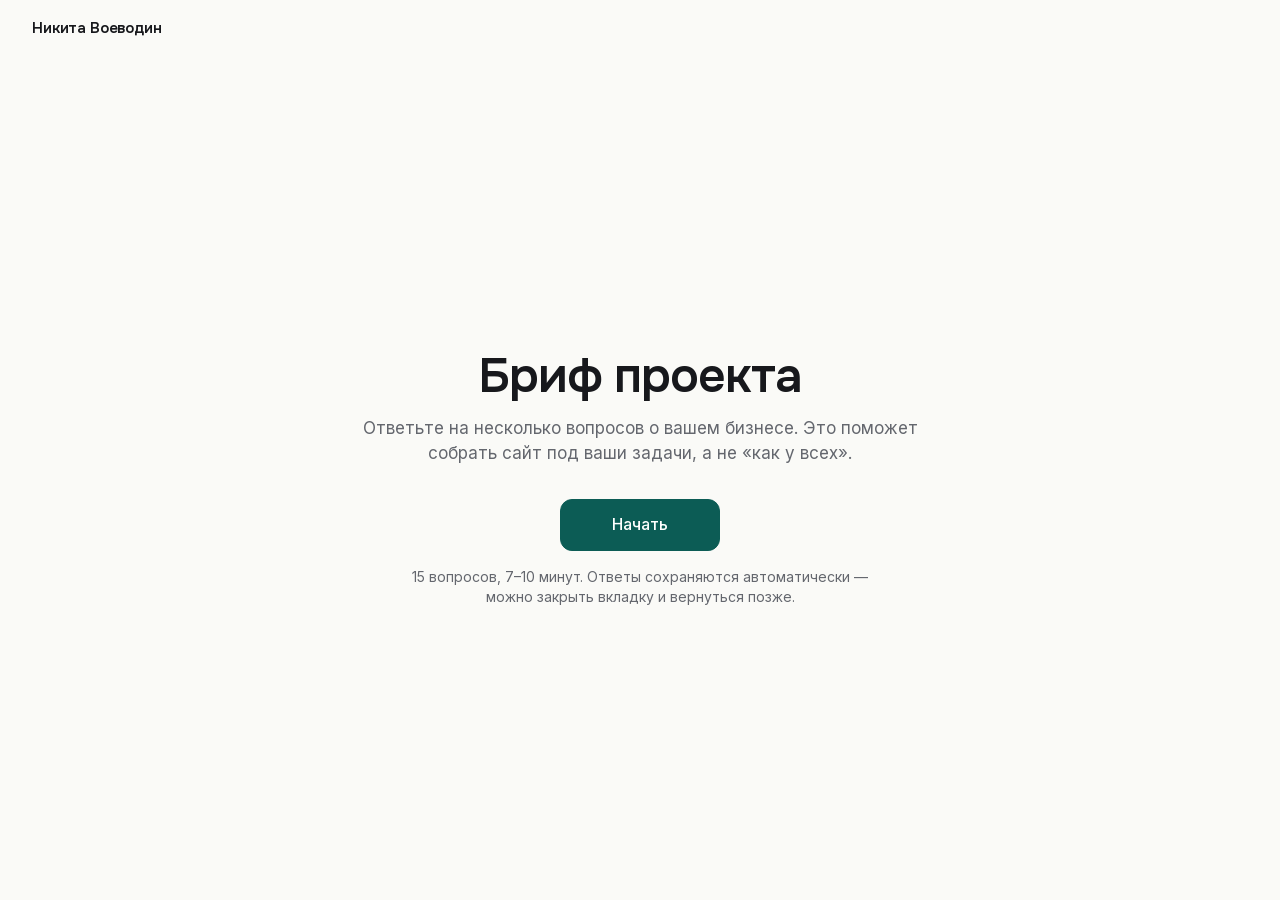
<file: brief/index.html>
<!DOCTYPE html>
<html lang="ru">
<head>
<meta charset="utf-8">
<meta name="viewport" content="width=device-width, initial-scale=1">
<title>Бриф проекта — Никита Воеводин</title>
<meta name="description" content="Несколько вопросов о вашем бизнесе, чтобы собрать сайт под ваши задачи. 15 вопросов, 7–10 минут.">
<meta name="theme-color" content="#FAFAF7">
<meta property="og:type" content="website">
<meta property="og:title" content="Бриф проекта — Никита Воеводин">
<meta property="og:description" content="Несколько вопросов о вашем бизнесе, чтобы собрать сайт под ваши задачи. 15 вопросов, 7–10 минут.">
<meta property="og:image" content="https://nikitavoevodin.vercel.app/brief/og.png">
<meta property="og:image:width" content="1200">
<meta property="og:image:height" content="630">
<meta property="og:url" content="https://nikitavoevodin.vercel.app/brief">
<meta name="twitter:card" content="summary_large_image">
<link rel="icon" href="/brief/favicon.svg" type="image/svg+xml">
<link rel="alternate icon" href="/brief/favicon.ico" sizes="32x32">
<link rel="preload" href="/brief/fonts/Inter.woff2" as="font" type="font/woff2" crossorigin>
<link rel="preload" href="/brief/fonts/Onest-600.woff2" as="font" type="font/woff2" crossorigin>
<link rel="stylesheet" href="/brief/style.css">
<script src="/brief/script.js" defer></script>
</head>
<body>

<!-- Экран 0. Загрузка -->
<section class="loader" id="loader" aria-label="Подготовка брифа">
  <p class="loader__logo">Никита Воеводин</p>
  <span class="loader__track"><span class="loader__bar" id="loaderBar"></span></span>
  <p class="loader__text">Подготавливаем бриф проекта…</p>
</section>

<noscript>
  <p class="noscript">Для заполнения брифа включите JavaScript в настройках браузера.</p>
</noscript>

<div class="app" id="app">

  <header class="app__header">
    <p class="logo">Никита Воеводин</p>
    <span class="saved" id="savedHint" aria-hidden="true">Сохранено</span>
    <span class="scale" id="progress" role="progressbar" aria-label="Прогресс заполнения брифа" aria-valuemin="0" aria-valuemax="100" aria-valuenow="0" hidden></span>
    <span class="counter" id="counter" hidden></span>
  </header>

  <main class="app__main" id="appMain">
    <div class="container">

      <!-- Экран восстановления черновика -->
      <section class="screen" id="screen-draft" data-screen="draft" hidden>
        <h1 class="screen__title">Мы нашли незавершённый бриф</h1>
        <p class="screen__text">Вы не закончили заполнение анкеты. Продолжить с места остановки?</p>
        <p class="screen__actions">
          <button type="button" class="button" data-action="draft-continue">Продолжить</button>
          <button type="button" class="button button--secondary" data-action="draft-reset">Начать заново</button>
        </p>
      </section>

      <!-- Экран 1. Приветствие -->
      <section class="screen screen--center" id="screen-welcome" data-screen="welcome" hidden>
        <h1 class="screen__title screen__title--hero">Бриф проекта</h1>
        <p class="screen__text">Ответьте на несколько вопросов о вашем бизнесе. Это поможет собрать сайт под ваши задачи, а не «как у всех».</p>
        <p class="screen__actions">
          <button type="button" class="button" data-action="start">Начать</button>
        </p>
        <p class="screen__note">15 вопросов, 7–10 минут. Ответы сохраняются автоматически — можно закрыть вкладку и вернуться позже.</p>
      </section>

      <form class="form" id="briefForm" novalidate hidden>

        <!-- Шаг 1. О компании -->
        <section class="screen" id="step-company" data-screen="step" data-label="О компании" hidden>
          <h2 class="screen__title">Расскажите немного о вашей компании</h2>
          <div class="fields">
            <p class="field">
              <label class="field__label" for="companyName">Название компании <span class="field__required" aria-hidden="true">*</span></label>
              <input class="input" type="text" id="companyName" name="companyName" placeholder="Например, «Северная студия»" autocomplete="organization" required>
              <span class="field__error" id="companyName-error" role="alert" hidden></span>
            </p>
            <p class="field">
              <label class="field__label" for="contactPerson">Контактное лицо <span class="field__required" aria-hidden="true">*</span></label>
              <input class="input" type="text" id="contactPerson" name="contactPerson" placeholder="Имя и фамилия" autocomplete="name" required>
              <span class="field__error" id="contactPerson-error" role="alert" hidden></span>
            </p>
            <p class="field">
              <label class="field__label" for="phone">Телефон <span class="field__required" aria-hidden="true">*</span></label>
              <input class="input" type="tel" id="phone" name="phone" placeholder="+7 900 000-00-00" autocomplete="tel" inputmode="tel" required>
              <span class="field__error" id="phone-error" role="alert" hidden></span>
            </p>
            <p class="field">
              <label class="field__label" for="email">Email <span class="field__required" aria-hidden="true">*</span></label>
              <input class="input" type="email" id="email" name="email" placeholder="name@company.ru" autocomplete="email" inputmode="email" required>
              <span class="field__error" id="email-error" role="alert" hidden></span>
            </p>
            <p class="field">
              <label class="field__label" for="website">Сайт, если есть</label>
              <input class="input" type="text" id="website" name="website" placeholder="company.ru" autocomplete="url" inputmode="url" data-validate="url">
              <span class="field__error" id="website-error" role="alert" hidden></span>
            </p>
            <p class="field">
              <label class="field__label" for="socials">Соцсети</label>
              <input class="input" type="text" id="socials" name="socials" placeholder="Ссылки через запятую">
            </p>
          </div>
        </section>

        <!-- Шаг 2. О бизнесе -->
        <section class="screen" id="step-business" data-screen="step" data-label="О бизнесе" hidden>
          <h2 class="screen__title" id="title-business">Чем занимается ваша компания?</h2>
          <div class="fields">
            <p class="field">
              <textarea class="textarea" id="businessDescription" name="businessDescription" rows="4" aria-labelledby="title-business" placeholder="Расскажите простыми словами. Чем вы занимаетесь? Какие задачи решаете?"></textarea>
            </p>
          </div>
        </section>

        <!-- Шаг 3. Услуги -->
        <section class="screen" id="step-services" data-screen="step" data-label="Услуги" hidden>
          <h2 class="screen__title" id="title-services">Какие услуги являются для вас основными?</h2>
          <div class="fields">
            <p class="field">
              <textarea class="textarea" id="services" name="services" rows="4" aria-labelledby="title-services" placeholder="Опишите основные услуги."></textarea>
            </p>
            <p class="field">
              <label class="field__label" for="mainService">Какая услуга является самой важной?</label>
              <input class="input" type="text" id="mainService" name="mainService" placeholder="Одна услуга, с которой стоит начать">
            </p>
          </div>
        </section>

        <!-- Шаг 4. Результаты сайта -->
        <section class="screen" id="step-results" data-screen="step" data-label="Результаты сайта" hidden>
          <h2 class="screen__title">Какие результаты должен приносить сайт?</h2>
          <p class="screen__text">Отметьте всё, что важно.</p>
          <div class="fields">
            <fieldset class="field field--group">
              <legend class="visually-hidden">Результаты сайта</legend>
              <span class="choices choices--grid">
                <label class="choice">
                  <input class="choice__input" type="checkbox" name="results" value="Получать заявки">
                  <span class="choice__mark" aria-hidden="true"></span>
                  <span class="choice__text">Получать заявки</span>
                </label>
                <label class="choice">
                  <input class="choice__input" type="checkbox" name="results" value="Получать звонки">
                  <span class="choice__mark" aria-hidden="true"></span>
                  <span class="choice__text">Получать звонки</span>
                </label>
                <label class="choice">
                  <input class="choice__input" type="checkbox" name="results" value="Получать сообщения в Telegram">
                  <span class="choice__mark" aria-hidden="true"></span>
                  <span class="choice__text">Получать сообщения в Telegram</span>
                </label>
                <label class="choice">
                  <input class="choice__input" type="checkbox" name="results" value="Получать обращения в WhatsApp">
                  <span class="choice__mark" aria-hidden="true"></span>
                  <span class="choice__text">Получать обращения в WhatsApp</span>
                </label>
                <label class="choice">
                  <input class="choice__input" type="checkbox" name="results" value="Повысить доверие">
                  <span class="choice__mark" aria-hidden="true"></span>
                  <span class="choice__text">Повысить доверие</span>
                </label>
                <label class="choice">
                  <input class="choice__input" type="checkbox" name="results" value="Презентовать компанию">
                  <span class="choice__mark" aria-hidden="true"></span>
                  <span class="choice__text">Презентовать компанию</span>
                </label>
                <label class="choice">
                  <input class="choice__input" type="checkbox" name="results" value="Другое" data-reveals="resultsOtherField">
                  <span class="choice__mark" aria-hidden="true"></span>
                  <span class="choice__text">Другое</span>
                </label>
              </span>
            </fieldset>
            <p class="field" id="resultsOtherField" hidden>
              <label class="field__label" for="resultsOther">Что именно?</label>
              <input class="input" type="text" id="resultsOther" name="resultsOther" placeholder="Опишите своими словами">
            </p>
            <p class="field">
              <label class="field__label" for="mainResult">Что из этого главное?</label>
              <input class="input" type="text" id="mainResult" name="mainResult" placeholder="Один пункт, ради которого всё затевается">
            </p>
          </div>
        </section>

        <!-- Шаг 5. Клиенты -->
        <section class="screen" id="step-clients" data-screen="step" data-label="Клиенты" hidden>
          <h2 class="screen__title" id="title-clients">Кто ваши клиенты?</h2>
          <div class="fields">
            <p class="field">
              <textarea class="textarea" id="idealClient" name="idealClient" rows="4" aria-labelledby="title-clients" placeholder="Опишите своего идеального клиента."></textarea>
            </p>
            <p class="field">
              <label class="field__label" for="region">Регион работы</label>
              <input class="input" type="text" id="region" name="region" placeholder="Например, Владивосток и Приморский край">
            </p>
          </div>
        </section>

        <!-- Шаг 6. Отличие от конкурентов -->
        <section class="screen" id="step-advantages" data-screen="step" data-label="Отличия" hidden>
          <h2 class="screen__title" id="title-advantages">Почему клиент должен выбрать именно вас, а не конкурентов?</h2>
          <div class="fields">
            <p class="field">
              <textarea class="textarea" id="advantages" name="advantages" rows="4" aria-labelledby="title-advantages" placeholder="Что вы делаете иначе. Опыт, гарантии, скорость, цена, сервис — что угодно, но конкретно."></textarea>
            </p>
          </div>
        </section>

        <!-- Шаг 7. Сайты конкурентов -->
        <section class="screen" id="step-competitors" data-screen="step" data-label="Конкуренты" hidden>
          <h2 class="screen__title">Сайты ваших конкурентов</h2>
          <p class="screen__text">Нужны, чтобы не повторить их и сделать сильнее. Достаточно 1–3 ссылок.</p>
          <div class="fields">
            <p class="field">
              <label class="field__label" for="competitor1">Конкурент 1</label>
              <input class="input" type="text" id="competitor1" name="competitor1" placeholder="company.ru" inputmode="url" data-validate="url">
              <span class="field__error" id="competitor1-error" role="alert" hidden></span>
            </p>
            <p class="field">
              <label class="field__label" for="competitor2">Конкурент 2</label>
              <input class="input" type="text" id="competitor2" name="competitor2" placeholder="company.ru" inputmode="url" data-validate="url">
              <span class="field__error" id="competitor2-error" role="alert" hidden></span>
            </p>
            <p class="field">
              <label class="field__label" for="competitor3">Конкурент 3</label>
              <input class="input" type="text" id="competitor3" name="competitor3" placeholder="company.ru" inputmode="url" data-validate="url">
              <span class="field__error" id="competitor3-error" role="alert" hidden></span>
            </p>
            <p class="field">
              <label class="field__label" for="competitorsLiked">Что у них сделано сильно?</label>
              <textarea class="textarea" id="competitorsLiked" name="competitorsLiked" rows="3" placeholder="Подход, сервис, оформление — что угодно."></textarea>
            </p>
          </div>
        </section>

        <!-- Шаг 8. Референсы -->
        <section class="screen" id="step-examples" data-screen="step" data-label="Референсы" hidden>
          <h2 class="screen__title">Покажите 2–3 сайта, которые вам нравятся</h2>
          <p class="screen__text">Не обязательно из вашей сферы — важнее, что именно вас в них зацепило.</p>
          <div class="fields">
            <p class="field">
              <label class="field__label" for="example1">Сайт 1</label>
              <input class="input" type="text" id="example1" name="example1" placeholder="example.com" inputmode="url" data-validate="url">
              <span class="field__error" id="example1-error" role="alert" hidden></span>
            </p>
            <p class="field">
              <label class="field__label" for="example2">Сайт 2</label>
              <input class="input" type="text" id="example2" name="example2" placeholder="example.com" inputmode="url" data-validate="url">
              <span class="field__error" id="example2-error" role="alert" hidden></span>
            </p>
            <p class="field">
              <label class="field__label" for="example3">Сайт 3</label>
              <input class="input" type="text" id="example3" name="example3" placeholder="example.com" inputmode="url" data-validate="url">
              <span class="field__error" id="example3-error" role="alert" hidden></span>
            </p>
            <p class="field">
              <label class="field__label" for="examplesLiked">Что именно в них привлекло?</label>
              <textarea class="textarea" id="examplesLiked" name="examplesLiked" rows="3" placeholder="Стиль, структура, анимация, подача текста, ощущение от сайта."></textarea>
            </p>
          </div>
        </section>

        <!-- Шаг 9. Обязательные блоки -->
        <section class="screen" id="step-must-have" data-screen="step" data-label="Обязательные блоки" hidden>
          <h2 class="screen__title">Что обязательно должно быть на сайте?</h2>
          <div class="fields">
            <fieldset class="field field--group">
              <legend class="visually-hidden">Обязательные блоки</legend>
              <span class="choices choices--grid">
                <label class="choice">
                  <input class="choice__input" type="checkbox" name="mustHave" value="Цены">
                  <span class="choice__mark" aria-hidden="true"></span>
                  <span class="choice__text">Цены</span>
                </label>
                <label class="choice">
                  <input class="choice__input" type="checkbox" name="mustHave" value="Портфолио">
                  <span class="choice__mark" aria-hidden="true"></span>
                  <span class="choice__text">Портфолио</span>
                </label>
                <label class="choice">
                  <input class="choice__input" type="checkbox" name="mustHave" value="Кейсы">
                  <span class="choice__mark" aria-hidden="true"></span>
                  <span class="choice__text">Кейсы</span>
                </label>
                <label class="choice">
                  <input class="choice__input" type="checkbox" name="mustHave" value="Отзывы">
                  <span class="choice__mark" aria-hidden="true"></span>
                  <span class="choice__text">Отзывы</span>
                </label>
                <label class="choice">
                  <input class="choice__input" type="checkbox" name="mustHave" value="Сертификаты и лицензии">
                  <span class="choice__mark" aria-hidden="true"></span>
                  <span class="choice__text">Сертификаты и лицензии</span>
                </label>
                <label class="choice">
                  <input class="choice__input" type="checkbox" name="mustHave" value="Видео">
                  <span class="choice__mark" aria-hidden="true"></span>
                  <span class="choice__text">Видео</span>
                </label>
                <label class="choice">
                  <input class="choice__input" type="checkbox" name="mustHave" value="Команда">
                  <span class="choice__mark" aria-hidden="true"></span>
                  <span class="choice__text">Команда</span>
                </label>
                <label class="choice">
                  <input class="choice__input" type="checkbox" name="mustHave" value="Карта">
                  <span class="choice__mark" aria-hidden="true"></span>
                  <span class="choice__text">Карта</span>
                </label>
                <label class="choice">
                  <input class="choice__input" type="checkbox" name="mustHave" value="FAQ">
                  <span class="choice__mark" aria-hidden="true"></span>
                  <span class="choice__text">FAQ</span>
                </label>
                <label class="choice">
                  <input class="choice__input" type="checkbox" name="mustHave" value="Блог">
                  <span class="choice__mark" aria-hidden="true"></span>
                  <span class="choice__text">Блог</span>
                </label>
                <label class="choice">
                  <input class="choice__input" type="checkbox" name="mustHave" value="Другое" data-reveals="mustHaveOtherField">
                  <span class="choice__mark" aria-hidden="true"></span>
                  <span class="choice__text">Другое</span>
                </label>
              </span>
            </fieldset>
            <p class="field" id="mustHaveOtherField" hidden>
              <label class="field__label" for="mustHaveOther">Что именно?</label>
              <input class="input" type="text" id="mustHaveOther" name="mustHaveOther" placeholder="Опишите своими словами">
            </p>
          </div>
        </section>

        <!-- Шаг 10. Стоп-лист -->
        <section class="screen" id="step-avoid" data-screen="step" data-label="Стоп-лист" hidden>
          <h2 class="screen__title" id="title-avoid">Что категорически нельзя использовать?</h2>
          <p class="screen__text">Цвета, стили, приёмы, формулировки, которые вам не нравятся. Чем конкретнее, тем меньше правок потом.</p>
          <div class="fields">
            <p class="field">
              <textarea class="textarea" id="avoid" name="avoid" rows="4" aria-labelledby="title-avoid" placeholder="Например: без чёрного фона, без стоковых фото с улыбками, не как у сетевиков."></textarea>
            </p>
          </div>
        </section>

        <!-- Шаг 11. Фирменный стиль -->
        <section class="screen" id="step-branding" data-screen="step" data-label="Фирменный стиль" hidden>
          <h2 class="screen__title">Есть ли фирменный стиль?</h2>
          <div class="fields">
            <fieldset class="field field--group">
              <legend class="visually-hidden">Наличие фирменного стиля</legend>
              <span class="choices choices--grid">
                <label class="choice">
                  <input class="choice__input" type="radio" name="hasBranding" value="Да" data-reveals="brandingDetails">
                  <span class="choice__mark choice__mark--round" aria-hidden="true"></span>
                  <span class="choice__text">Да</span>
                </label>
                <label class="choice">
                  <input class="choice__input" type="radio" name="hasBranding" value="Нет">
                  <span class="choice__mark choice__mark--round" aria-hidden="true"></span>
                  <span class="choice__text">Нет</span>
                </label>
                <label class="choice">
                  <input class="choice__input" type="radio" name="hasBranding" value="Частично" data-reveals="brandingDetails">
                  <span class="choice__mark choice__mark--round" aria-hidden="true"></span>
                  <span class="choice__text">Частично</span>
                </label>
              </span>
            </fieldset>
            <fieldset class="field field--group" id="brandingDetails" hidden>
              <legend class="field__label">Что есть в наличии?</legend>
              <span class="choices choices--grid">
                <label class="choice">
                  <input class="choice__input" type="checkbox" name="brandingAssets" value="Логотип">
                  <span class="choice__mark" aria-hidden="true"></span>
                  <span class="choice__text">Логотип</span>
                </label>
                <label class="choice">
                  <input class="choice__input" type="checkbox" name="brandingAssets" value="Цвета">
                  <span class="choice__mark" aria-hidden="true"></span>
                  <span class="choice__text">Цвета</span>
                </label>
                <label class="choice">
                  <input class="choice__input" type="checkbox" name="brandingAssets" value="Шрифты">
                  <span class="choice__mark" aria-hidden="true"></span>
                  <span class="choice__text">Шрифты</span>
                </label>
                <label class="choice">
                  <input class="choice__input" type="checkbox" name="brandingAssets" value="Брендбук">
                  <span class="choice__mark" aria-hidden="true"></span>
                  <span class="choice__text">Брендбук</span>
                </label>
              </span>
              <span class="field__hint">Файлы загрузите на экране «Материалы» — он будет дальше.</span>
            </fieldset>
          </div>
        </section>

        <!-- Шаг 12. Контакты на сайте -->
        <section class="screen" id="step-contacts" data-screen="step" data-label="Контакты на сайте" hidden>
          <h2 class="screen__title">Какие контакты разместить на сайте?</h2>
          <p class="screen__text">Заполните только те, что нужны.</p>
          <div class="fields">
            <p class="field">
              <label class="field__label" for="siteContactPhone">Телефон</label>
              <input class="input" type="tel" id="siteContactPhone" name="siteContactPhone" placeholder="+7 900 000-00-00" inputmode="tel">
              <span class="field__error" id="siteContactPhone-error" role="alert" hidden></span>
            </p>
            <p class="field">
              <label class="field__label" for="siteContactWhatsapp">WhatsApp</label>
              <input class="input" type="text" id="siteContactWhatsapp" name="siteContactWhatsapp" placeholder="Номер или ссылка">
            </p>
            <p class="field">
              <label class="field__label" for="siteContactTelegram">Telegram</label>
              <input class="input" type="text" id="siteContactTelegram" name="siteContactTelegram" placeholder="@username">
            </p>
            <p class="field">
              <label class="field__label" for="siteContactEmail">Email</label>
              <input class="input" type="email" id="siteContactEmail" name="siteContactEmail" placeholder="info@company.ru" inputmode="email">
              <span class="field__error" id="siteContactEmail-error" role="alert" hidden></span>
            </p>
            <p class="field">
              <label class="field__label" for="siteContactAddress">Адрес</label>
              <input class="input" type="text" id="siteContactAddress" name="siteContactAddress" placeholder="Город, улица, офис">
            </p>
            <p class="field">
              <label class="field__label" for="siteContactHours">Время работы</label>
              <input class="input" type="text" id="siteContactHours" name="siteContactHours" placeholder="Пн–Пт, 9:00–18:00">
            </p>
            <p class="field">
              <label class="field__label" for="siteContactSocials">Соцсети</label>
              <input class="input" type="text" id="siteContactSocials" name="siteContactSocials" placeholder="Ссылки через запятую">
            </p>
          </div>
        </section>

        <!-- Шаг 13. Материалы -->
        <section class="screen" id="step-materials" data-screen="step" data-label="Материалы" hidden>
          <h2 class="screen__title">Пришлите ссылку на материалы</h2>
          <p class="screen__text">Google Диск, Яндекс Диск, Облако Mail — любое хранилище. Проверьте, что доступ по ссылке открыт.</p>
          <ul class="screen__list">
            <li>Логотип</li>
            <li>Фотографии</li>
            <li>Каталог</li>
            <li>Коммерческое предложение</li>
            <li>Презентации</li>
            <li>Документы</li>
            <li>Видео</li>
            <li>Любые другие материалы</li>
          </ul>
          <div class="fields">
            <p class="field">
              <label class="field__label" for="materialsLink">Ссылки на материалы</label>
              <textarea class="textarea" id="materialsLink" name="materialsLink" rows="3" placeholder="По одной ссылке в строке"></textarea>
            </p>
          </div>
        </section>

        <!-- Шаг 14. Сроки -->
        <section class="screen" id="step-deadline" data-screen="step" data-label="Сроки" hidden>
          <h2 class="screen__title">Когда нужен сайт?</h2>
          <div class="fields">
            <fieldset class="field field--group">
              <legend class="visually-hidden">Срок</legend>
              <span class="choices choices--grid">
                <label class="choice">
                  <input class="choice__input" type="radio" name="deadline" value="Как можно скорее">
                  <span class="choice__mark choice__mark--round" aria-hidden="true"></span>
                  <span class="choice__text">Как можно скорее</span>
                </label>
                <label class="choice">
                  <input class="choice__input" type="radio" name="deadline" value="В течение месяца">
                  <span class="choice__mark choice__mark--round" aria-hidden="true"></span>
                  <span class="choice__text">В течение месяца</span>
                </label>
                <label class="choice">
                  <input class="choice__input" type="radio" name="deadline" value="1–2 месяца">
                  <span class="choice__mark choice__mark--round" aria-hidden="true"></span>
                  <span class="choice__text">1–2 месяца</span>
                </label>
                <label class="choice">
                  <input class="choice__input" type="radio" name="deadline" value="Срок не горит">
                  <span class="choice__mark choice__mark--round" aria-hidden="true"></span>
                  <span class="choice__text">Срок не горит</span>
                </label>
                <label class="choice">
                  <input class="choice__input" type="radio" name="deadline" value="К конкретной дате" data-reveals="deadlineDateField">
                  <span class="choice__mark choice__mark--round" aria-hidden="true"></span>
                  <span class="choice__text">К конкретной дате</span>
                </label>
              </span>
            </fieldset>
            <p class="field" id="deadlineDateField" hidden>
              <label class="field__label" for="deadlineDate">Дата</label>
              <input class="input" type="date" id="deadlineDate" name="deadlineDate">
            </p>
          </div>
        </section>

        <!-- Шаг 15. Дополнительно -->
        <section class="screen" id="step-extra" data-screen="step" data-label="Дополнительно" hidden>
          <h2 class="screen__title" id="title-extra">Есть ли что-то ещё, что нам важно знать?</h2>
          <div class="fields">
            <p class="field">
              <textarea class="textarea textarea--large" id="additionalInfo" name="additionalInfo" rows="6" aria-labelledby="title-extra" placeholder="Сроки, пожелания, ограничения, важные детали."></textarea>
            </p>
          </div>
        </section>

        <!-- Экран проверки -->
        <section class="screen" id="screen-review" data-screen="review" hidden>
          <h2 class="screen__title">Проверьте информацию</h2>
          <div class="review" id="reviewList"></div>
          <p class="form__error" id="submitError" role="alert" hidden></p>
          <p class="screen__note" id="submitErrorDetail" hidden></p>
        </section>

      </form>

      <!-- Экран отправки -->
      <section class="screen screen--center" id="screen-sending" data-screen="sending" hidden>
        <span class="loader__track"><span class="loader__bar loader__bar--indeterminate"></span></span>
        <p class="screen__text" role="status">Отправляем данные…</p>
      </section>

      <!-- Экран благодарности -->
      <section class="screen screen--center" id="screen-success" data-screen="success" hidden>
        <span class="success__mark">
          <svg width="44" height="44" viewBox="0 0 24 24" fill="none" stroke="currentColor" stroke-width="2" stroke-linecap="round" stroke-linejoin="round" aria-hidden="true" focusable="false">
            <path class="success__path" d="M4 12.5l5.5 5.5L20 6.5"></path>
          </svg>
        </span>
        <h2 class="screen__title">Спасибо!</h2>
        <p class="screen__text">Бриф успешно получен. В ближайшее время я внимательно изучу информацию и приступлю к разработке вашего проекта. Если потребуется уточнить детали, я обязательно свяжусь с вами.</p>
        <p class="screen__text">Спасибо за доверие!</p>
        <p class="screen__actions">
          <button type="button" class="button" data-action="close">Закрыть</button>
        </p>
        <p class="screen__note">Отвечу в течение 24 часов</p>
        <p class="screen__note" id="closeHint" hidden>Можно закрыть вкладку.</p>
      </section>

    </div>
  </main>

  <footer class="app__footer" id="appFooter" hidden>
    <div class="container container--nav">
      <button type="button" class="button button--secondary" id="backButton">Назад</button>
      <button type="submit" class="button" id="nextButton" form="briefForm">Далее</button>
    </div>
  </footer>

</div>

</body>
</html>
</file>
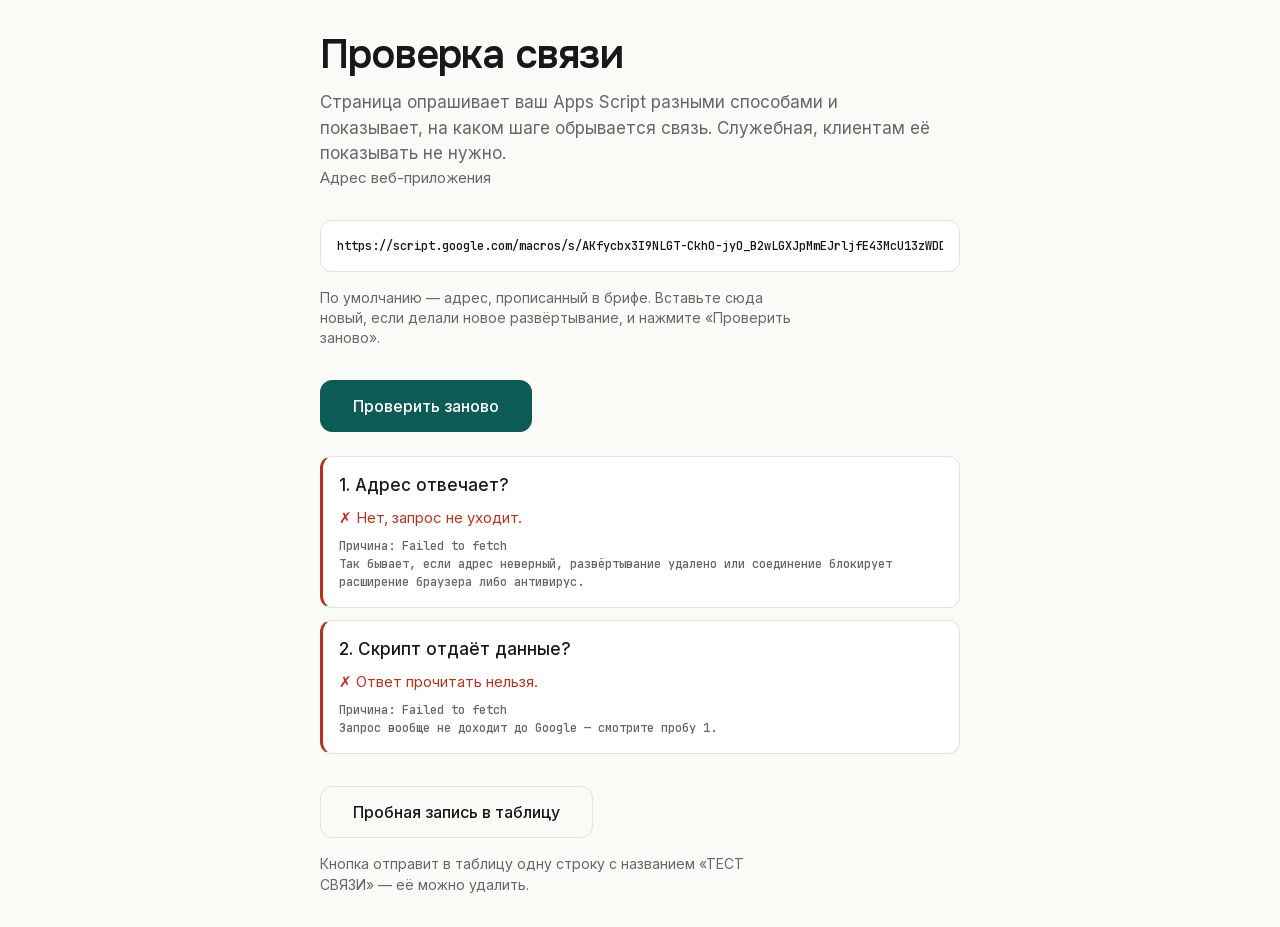
<file: brief/check.html>
<!DOCTYPE html>
<html lang="ru">
<head>
<meta charset="utf-8">
<meta name="viewport" content="width=device-width, initial-scale=1">
<title>Проверка связи с Google Apps Script</title>
<meta name="robots" content="noindex">
<link rel="icon" href="/brief/favicon.svg" type="image/svg+xml">
<link rel="stylesheet" href="/brief/style.css">
<link rel="stylesheet" href="/brief/check.css">
<script src="/brief/check.js" defer></script>
</head>
<body>

<main class="app__main">
  <div class="container">

    <h1 class="screen__title">Проверка связи</h1>
    <p class="screen__text">
      Страница опрашивает ваш Apps Script разными способами и показывает,
      на каком шаге обрывается связь. Служебная, клиентам её показывать не нужно.
    </p>

    <p class="field">
      <label class="field__label" for="endpoint">Адрес веб-приложения</label>
      <input class="input check__url" type="text" id="endpoint" spellcheck="false" autocomplete="off">
    </p>
    <p class="screen__note">
      По умолчанию — адрес, прописанный в брифе. Вставьте сюда новый, если делали
      новое развёртывание, и нажмите «Проверить заново».
    </p>

    <p class="screen__actions">
      <button type="button" class="button" id="runCheck">Проверить заново</button>
    </p>

    <ol class="check__list" id="results"></ol>

    <p class="screen__actions">
      <button type="button" class="button button--secondary" id="runWrite">Пробная запись в таблицу</button>
    </p>
    <p class="screen__note">
      Кнопка отправит в таблицу одну строку с названием «ТЕСТ СВЯЗИ» — её можно удалить.
    </p>

  </div>
</main>

</body>
</html>
</file>
<file: brief/style.css>
/* ==========================================================================
   Бриф проекта — Никита Воеводин
   1. Reset
   2. Variables
   3. Typography
   4. Layout
   5. Buttons
   6. Inputs
   7. Cards
   8. Progress
   9. Animations
   10. Responsive
   ========================================================================== */

/* 1. Reset
   ========================================================================== */

*,
*::before,
*::after {
  box-sizing: border-box;
}

html,
body,
h1,
h2,
p,
ul,
li,
dl,
dt,
dd,
fieldset,
legend {
  margin: 0;
  padding: 0;
}

ul {
  list-style: none;
}

fieldset {
  border: 0;
  min-width: 0;
}

button,
input,
textarea {
  font: inherit;
  color: inherit;
}

button {
  cursor: pointer;
}

[hidden] {
  display: none !important;
}

/* 2. Variables
   ========================================================================== */

:root {
  /* Цвет */
  --paper: #FAFAF7;
  --paper-raised: #FFFFFF;
  --ink: #17181C;
  --ink-muted: #64676E;
  --line: #E3E3DE;
  --line-strong: #CFCFC8;
  --accent: #0C5C55;
  --accent-hover: #0A4E48;
  --accent-soft: #E6F0EE;
  --signal: #B3341F;

  /* Радиусы */
  --r-sm: 8px;
  --r-md: 12px;
  --r-lg: 16px;
  --r-round: 999px;

  /* Ритм: шаг 4px */
  --s-1: 4px;
  --s-2: 8px;
  --s-3: 12px;
  --s-4: 16px;
  --s-5: 24px;
  --s-6: 32px;
  --s-7: 48px;
  --s-8: 64px;

  /* Движение */
  --ease: cubic-bezier(.2, .8, .2, 1);
  --dur: 200ms;

  /* Раскладка */
  --container-width: 640px;
  --container-padding: 20px;
  --control-height: 52px;
  --header-height: 56px;
}

/* 3. Typography
   ========================================================================== */

@font-face {
  font-family: 'Inter';
  font-style: normal;
  font-weight: 400 700;
  font-display: swap;
  src: url('fonts/Inter.woff2') format('woff2');
}

@font-face {
  font-family: 'Onest';
  font-style: normal;
  font-weight: 600;
  font-display: swap;
  src: url('fonts/Onest-600.woff2') format('woff2');
}

@font-face {
  font-family: 'JetBrains Mono';
  font-style: normal;
  font-weight: 500;
  font-display: swap;
  src: url('fonts/JetBrainsMono-500.woff2') format('woff2');
}

body {
  background: var(--paper);
  color: var(--ink);
  font-family: 'Inter', system-ui, -apple-system, 'Segoe UI', Roboto, sans-serif;
  font-size: 17px;
  font-weight: 400;
  line-height: 1.5;
  -webkit-font-smoothing: antialiased;
  -moz-osx-font-smoothing: grayscale;
  text-rendering: optimizeLegibility;
}

.screen__title {
  font-family: 'Onest', 'Inter', system-ui, sans-serif;
  font-size: clamp(26px, 4.2vw, 40px);
  font-weight: 600;
  line-height: 1.15;
  letter-spacing: -.02em;
  text-wrap: balance;
}

.screen__title--hero {
  font-size: clamp(32px, 7vw, 48px);
}

.screen__text {
  color: var(--ink-muted);
  margin-top: var(--s-3);
  max-width: 36em;
}

.screen__note {
  color: var(--ink-muted);
  font-size: 14px;
  line-height: 1.45;
  margin-top: var(--s-4);
  max-width: 34em;
}

.screen__list {
  display: flex;
  flex-wrap: wrap;
  gap: var(--s-2) var(--s-3);
  color: var(--ink-muted);
  font-size: 15px;
  margin-top: var(--s-3);
}

.screen__list li::after {
  content: '·';
  margin-left: var(--s-3);
  color: var(--line-strong);
}

.screen__list li:last-child::after {
  content: none;
}

/* Утилитарный моно-слой */
.counter,
.card__overline {
  font-family: 'JetBrains Mono', ui-monospace, SFMono-Regular, monospace;
  font-size: 12px;
  font-weight: 500;
  letter-spacing: .08em;
  text-transform: uppercase;
}

.visually-hidden {
  position: absolute;
  width: 1px;
  height: 1px;
  margin: -1px;
  padding: 0;
  overflow: hidden;
  clip: rect(0 0 0 0);
  clip-path: inset(50%);
  white-space: nowrap;
  border: 0;
}

/* 4. Layout
   ========================================================================== */

.app {
  display: flex;
  flex-direction: column;
  min-height: 100vh;
  min-height: 100dvh;
}

.app__header {
  position: sticky;
  top: 0;
  z-index: 2;
  display: flex;
  align-items: center;
  gap: var(--s-4);
  flex: 0 0 auto;
  min-height: var(--header-height);
  padding: 0 var(--container-padding);
  background: var(--paper);
}

.logo {
  font-family: 'Onest', 'Inter', system-ui, sans-serif;
  font-size: 15px;
  font-weight: 600;
  letter-spacing: -.01em;
  white-space: nowrap;
}

.app__main {
  display: flex;
  flex: 1 1 auto;
  align-items: center;
  justify-content: center;
  padding: var(--s-6) var(--container-padding);
}

.container {
  width: 100%;
  max-width: var(--container-width);
  margin: 0 auto;
}

.app__footer {
  position: sticky;
  bottom: 0;
  z-index: 2;
  flex: 0 0 auto;
  border-top: 1px solid var(--line);
  padding: var(--s-3) var(--container-padding);
  padding-bottom: calc(var(--s-3) + env(safe-area-inset-bottom));
  background: var(--paper);
  background: color-mix(in srgb, var(--paper) 82%, transparent);
  backdrop-filter: blur(8px);
  -webkit-backdrop-filter: blur(8px);
}

.container--nav {
  display: flex;
  align-items: center;
  justify-content: space-between;
  gap: var(--s-3);
}

/* На первом шаге «Назад» скрыта — «Далее» остаётся справа. */
#backButton[hidden] + #nextButton {
  margin-left: auto;
}

.screen--center {
  text-align: center;
}

.screen--center .screen__text,
.screen--center .screen__note {
  margin-left: auto;
  margin-right: auto;
}

.screen__actions {
  display: flex;
  flex-wrap: wrap;
  gap: var(--s-3);
  margin-top: var(--s-6);
}

.screen--center .screen__actions {
  justify-content: center;
}

.fields {
  display: flex;
  flex-direction: column;
  gap: var(--s-4);
  margin-top: var(--s-6);
}

.noscript {
  color: var(--ink-muted);
  font-family: system-ui, sans-serif;
  padding: var(--s-8) var(--s-5);
  text-align: center;
}

/* 5. Buttons
   ========================================================================== */

.button {
  display: inline-flex;
  align-items: center;
  justify-content: center;
  min-width: 160px;
  min-height: var(--control-height);
  padding: var(--s-3) var(--s-6);
  border: 1px solid var(--accent);
  border-radius: var(--r-md);
  background: var(--accent);
  color: #FFFFFF;
  font-size: 16px;
  font-weight: 500;
  line-height: 1.2;
  text-align: center;
  transition: background-color var(--dur) var(--ease),
              border-color var(--dur) var(--ease),
              transform var(--dur) var(--ease);
}

.button:hover {
  background: var(--accent-hover);
  border-color: var(--accent-hover);
}

.button:active {
  transform: scale(.98);
}

.button--secondary {
  background: transparent;
  border-color: var(--line);
  color: var(--ink);
}

.button--secondary:hover {
  background: transparent;
  border-color: var(--line-strong);
}

.button:disabled,
.button.is-loading {
  background: var(--line);
  border-color: var(--line);
  color: var(--ink-muted);
  cursor: default;
  pointer-events: none;
  transform: none;
}

:focus-visible {
  outline: 2px solid var(--accent);
  outline-offset: 2px;
}

/* Заголовок получает фокус программно — для читалок, без визуальной рамки. */
[tabindex='-1']:focus,
[tabindex='-1']:focus-visible {
  outline: none;
}

/* 6. Inputs
   ========================================================================== */

.field {
  display: flex;
  flex-direction: column;
  gap: var(--s-2);
}

.field__label {
  color: var(--ink-muted);
  font-size: 15px;
  line-height: 1.4;
}

.field__hint {
  color: var(--ink-muted);
  font-size: 14px;
  line-height: 1.4;
}

.input,
.textarea {
  width: 100%;
  border: 1px solid var(--line);
  border-radius: var(--r-md);
  background: var(--paper-raised);
  font-size: 17px;
  transition: border-color var(--dur) var(--ease),
              box-shadow var(--dur) var(--ease);
}

.input {
  height: var(--control-height);
  padding: 0 var(--s-4);
}

.textarea {
  min-height: 140px;
  padding: var(--s-3) var(--s-4);
  line-height: 1.5;
  resize: none;
  overflow: hidden;
  display: block;
}

.textarea--large {
  min-height: 180px;
}

.input:hover,
.textarea:hover {
  border-color: var(--line-strong);
}

.input.is-filled,
.textarea.is-filled {
  border-color: var(--line-strong);
}

.input:focus,
.textarea:focus {
  border-color: var(--accent);
  box-shadow: 0 0 0 3px var(--accent-soft);
  outline: none;
}

.input::placeholder,
.textarea::placeholder {
  color: var(--ink-muted);
  font-weight: 400;
  opacity: 1;
}

.input:disabled,
.textarea:disabled {
  background: var(--paper);
  color: var(--ink-muted);
  cursor: default;
}

.input.is-invalid,
.textarea.is-invalid {
  border-color: var(--signal);
}

.input.is-invalid:focus,
.textarea.is-invalid:focus {
  box-shadow: 0 0 0 3px color-mix(in srgb, var(--signal) 12%, transparent);
}

.field__error,
.form__error {
  color: var(--signal);
  font-size: 14px;
  line-height: 1.4;
  animation: fade var(--dur) var(--ease) both;
}

.form__error {
  margin-top: var(--s-5);
}

/* Чекбоксы и радио — карточками */

.field--group {
  display: flex;
  flex-direction: column;
  gap: var(--s-3);
}

.choices {
  display: flex;
  flex-direction: column;
  gap: var(--s-2);
}

.choice {
  position: relative;
  display: flex;
  align-items: center;
  gap: var(--s-3);
  min-height: var(--control-height);
  padding: var(--s-3) var(--s-4);
  border: 1px solid var(--line);
  border-radius: var(--r-md);
  background: var(--paper-raised);
  cursor: pointer;
  transition: border-color 150ms var(--ease), background-color 150ms var(--ease);
}

.choice:hover {
  border-color: var(--line-strong);
}

.choice__input {
  position: absolute;
  width: 24px;
  height: 24px;
  margin: 0;
  opacity: 0;
}

.choice__mark {
  position: relative;
  flex: 0 0 auto;
  width: 22px;
  height: 22px;
  border: 1px solid var(--line-strong);
  border-radius: 6px;
  background: var(--paper-raised);
  transition: border-color 150ms var(--ease), background-color 150ms var(--ease);
}

.choice__mark--round {
  border-radius: var(--r-round);
}

.choice__mark::after {
  content: '';
  position: absolute;
  opacity: 0;
  transition: opacity 150ms var(--ease);
}

.choice__mark:not(.choice__mark--round)::after {
  left: 7px;
  top: 3px;
  width: 6px;
  height: 11px;
  border: solid var(--accent);
  border-width: 0 2px 2px 0;
  transform: rotate(45deg);
}

.choice__mark--round::after {
  left: 50%;
  top: 50%;
  width: 10px;
  height: 10px;
  margin: -5px 0 0 -5px;
  border-radius: var(--r-round);
  background: var(--accent);
}

.choice__input:checked ~ .choice__mark {
  border-color: var(--accent);
}

.choice__input:checked ~ .choice__mark::after {
  opacity: 1;
}

.choice:has(.choice__input:checked) {
  background: var(--accent-soft);
  border-color: var(--accent);
}

.choice:has(.choice__input:focus-visible) {
  outline: 2px solid var(--accent);
  outline-offset: 2px;
}

.choice__text {
  font-size: 16px;
}

/* 7. Cards
   ========================================================================== */

.review {
  display: flex;
  flex-direction: column;
  gap: var(--s-6);
  margin-top: var(--s-6);
}

.card__head {
  display: flex;
  align-items: baseline;
  justify-content: space-between;
  gap: var(--s-3);
  padding-bottom: var(--s-2);
  border-bottom: 1px solid var(--line);
}

.card__overline {
  color: var(--ink-muted);
}

.card__edit {
  flex: 0 0 auto;
  padding: 0;
  border: 0;
  background: none;
  color: var(--accent);
  font-size: 15px;
  transition: opacity var(--dur) var(--ease);
}

.card__edit:hover {
  opacity: .7;
}

.card__list {
  display: flex;
  flex-direction: column;
}

.card__row {
  display: flex;
  flex-wrap: wrap;
  align-items: baseline;
  gap: var(--s-1) var(--s-4);
  padding: var(--s-3) 0;
  border-bottom: 1px solid var(--line);
}

.card__label {
  flex: 0 0 40%;
  color: var(--ink-muted);
  font-size: 15px;
}

.card__value {
  flex: 1 1 50%;
  font-size: 15px;
  overflow-wrap: anywhere;
  white-space: pre-wrap;
}

.card__value--empty {
  color: var(--line-strong);
}

/* 8. Progress
   ========================================================================== */

.scale {
  display: flex;
  align-items: center;
  gap: 3px;
  flex: 1 1 auto;
  max-width: 260px;
  margin-left: auto;
  height: 12px;
}

.tick {
  flex: 1 1 0;
  height: 3px;
  min-width: 3px;
  border-radius: var(--r-round);
  background: var(--line);
  transition: background-color var(--dur) var(--ease), height var(--dur) var(--ease);
}

.tick.is-done {
  background: var(--accent);
}

.tick.is-current {
  height: 10px;
  background: var(--accent);
}

.counter {
  flex: 0 0 auto;
  color: var(--ink-muted);
  font-variant-numeric: tabular-nums;
}

.saved {
  margin-left: auto;
  color: var(--ink-muted);
  font-size: 13px;
  opacity: 0;
  transition: opacity var(--dur) var(--ease);
  pointer-events: none;
}

.saved.is-visible {
  opacity: 1;
}

.saved + .scale {
  margin-left: var(--s-3);
}

/* 9. Animations
   ========================================================================== */

.loader {
  position: fixed;
  inset: 0;
  z-index: 10;
  display: flex;
  flex-direction: column;
  align-items: center;
  justify-content: center;
  gap: var(--s-5);
  padding: var(--s-5);
  background: var(--paper);
  text-align: center;
}

.loader.is-hidden {
  opacity: 0;
  transition: opacity 160ms var(--ease);
}

.loader__logo {
  font-family: 'Onest', 'Inter', system-ui, sans-serif;
  font-size: 15px;
  font-weight: 600;
}

.loader__track {
  display: block;
  width: 160px;
  /* Экран отправки центрирует только текст — блок центрируем сами. */
  margin: 0 auto;
  height: 2px;
  border-radius: var(--r-round);
  background: var(--line);
  overflow: hidden;
}

.loader__bar {
  display: block;
  width: 0;
  height: 100%;
  background: var(--accent);
  transition: width 200ms linear;
}

.loader__bar--indeterminate {
  width: 40%;
  animation: slide 1.2s var(--ease) infinite;
}

.loader__text {
  color: var(--ink-muted);
  font-size: 14px;
}

.screen {
  animation: enter 220ms var(--ease) both;
}

.screen.is-leaving {
  animation: leave 160ms var(--ease) both;
}

.success__mark {
  display: inline-flex;
  align-items: center;
  justify-content: center;
  width: 88px;
  height: 88px;
  margin-bottom: var(--s-5);
  border-radius: var(--r-round);
  background: var(--accent-soft);
  color: var(--accent);
}

.success__path {
  stroke-dasharray: 30;
  stroke-dashoffset: 30;
  animation: draw 500ms var(--ease) 120ms forwards;
}

@keyframes enter {
  from {
    opacity: 0;
    transform: translateY(8px);
  }
  to {
    opacity: 1;
    transform: translateY(0);
  }
}

@keyframes leave {
  from {
    opacity: 1;
    transform: translateY(0);
  }
  to {
    opacity: 0;
    transform: translateY(-8px);
  }
}

@keyframes fade {
  from {
    opacity: 0;
  }
  to {
    opacity: 1;
  }
}

@keyframes draw {
  to {
    stroke-dashoffset: 0;
  }
}

@keyframes slide {
  from {
    transform: translateX(-100%);
  }
  to {
    transform: translateX(250%);
  }
}

@media (prefers-reduced-motion: reduce) {
  *,
  *::before,
  *::after {
    animation-duration: .01ms !important;
    animation-iteration-count: 1 !important;
    transition-duration: .01ms !important;
  }

  .success__path {
    stroke-dashoffset: 0;
  }
}

/* 10. Responsive
   ========================================================================== */

@media (min-width: 641px) {
  .choices--grid {
    display: grid;
    grid-template-columns: repeat(2, minmax(0, 1fr));
  }

  .choices--grid:has(.choice:nth-child(-n+6):last-child) {
    grid-template-columns: minmax(0, 1fr);
  }
}

@media (min-width: 768px) {
  :root {
    --container-padding: 32px;
  }
}

@media (max-width: 520px) {
  .logo {
    display: none;
  }

  .container--nav .button {
    flex: 1 1 0;
    min-width: 0;
  }

  .screen__actions .button {
    width: 100%;
  }
}
</file>
<file: brief/check.css>
/* Служебная страница проверки связи. К брифу отношения не имеет. */

.check__url {
  margin-top: var(--s-5);
  padding: var(--s-3) var(--s-4);
  border: 1px solid var(--line);
  border-radius: var(--r-md);
  background: var(--paper-raised);
  font-family: 'JetBrains Mono', ui-monospace, monospace;
  font-size: 12px;
  overflow-wrap: anywhere;
}

.check__list {
  display: flex;
  flex-direction: column;
  gap: var(--s-3);
  margin-top: var(--s-5);
  list-style: none;
  padding: 0;
}

.check__item {
  padding: var(--s-4);
  border: 1px solid var(--line);
  border-left-width: 3px;
  border-radius: var(--r-md);
  background: var(--paper-raised);
}

.check__item--ok {
  border-left-color: var(--accent);
}

.check__item--fail {
  border-left-color: var(--signal);
}

.check__item--wait {
  border-left-color: var(--line-strong);
}

.check__name {
  font-weight: 500;
}

.check__verdict {
  margin-top: var(--s-2);
  font-size: 15px;
}

.check__item--fail .check__verdict {
  color: var(--signal);
}

.check__raw {
  margin-top: var(--s-2);
  font-family: 'JetBrains Mono', ui-monospace, monospace;
  font-size: 12px;
  line-height: 1.5;
  color: var(--ink-muted);
  overflow-wrap: anywhere;
  white-space: pre-wrap;
}
</file>
